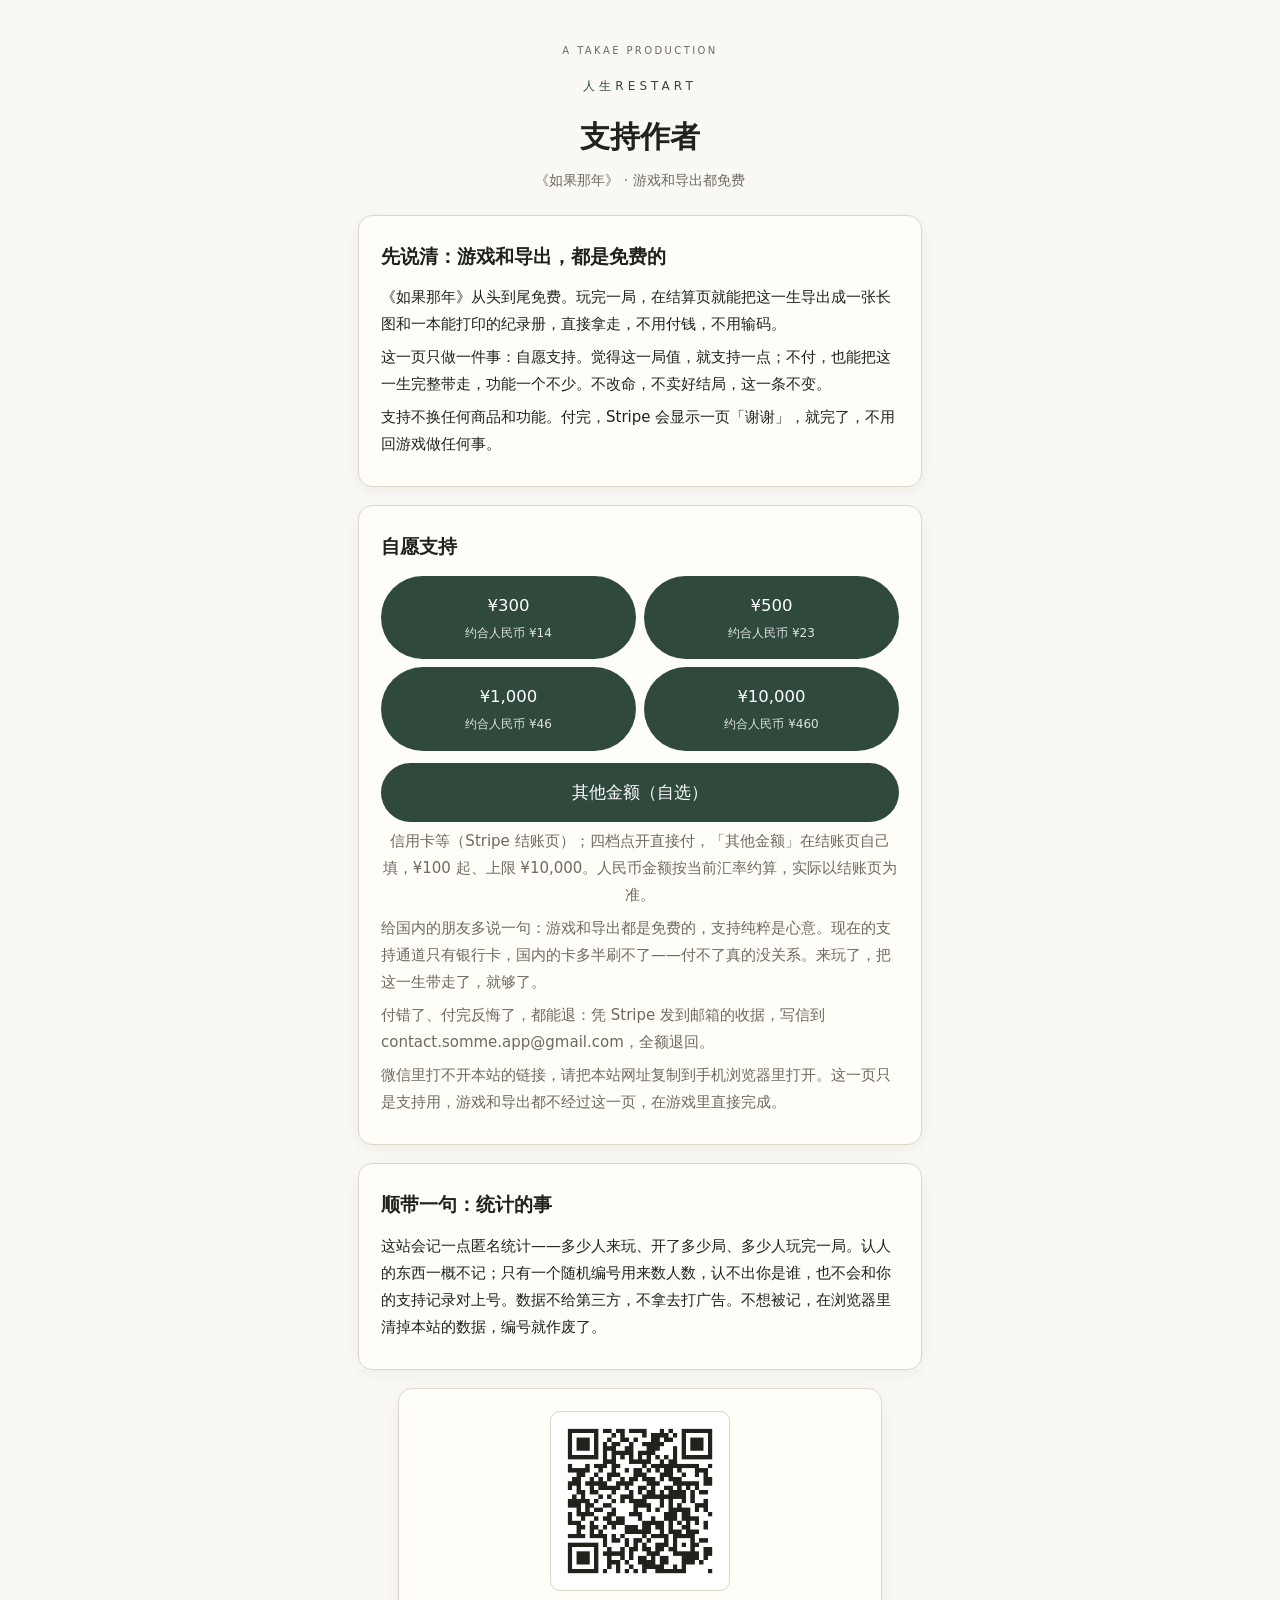
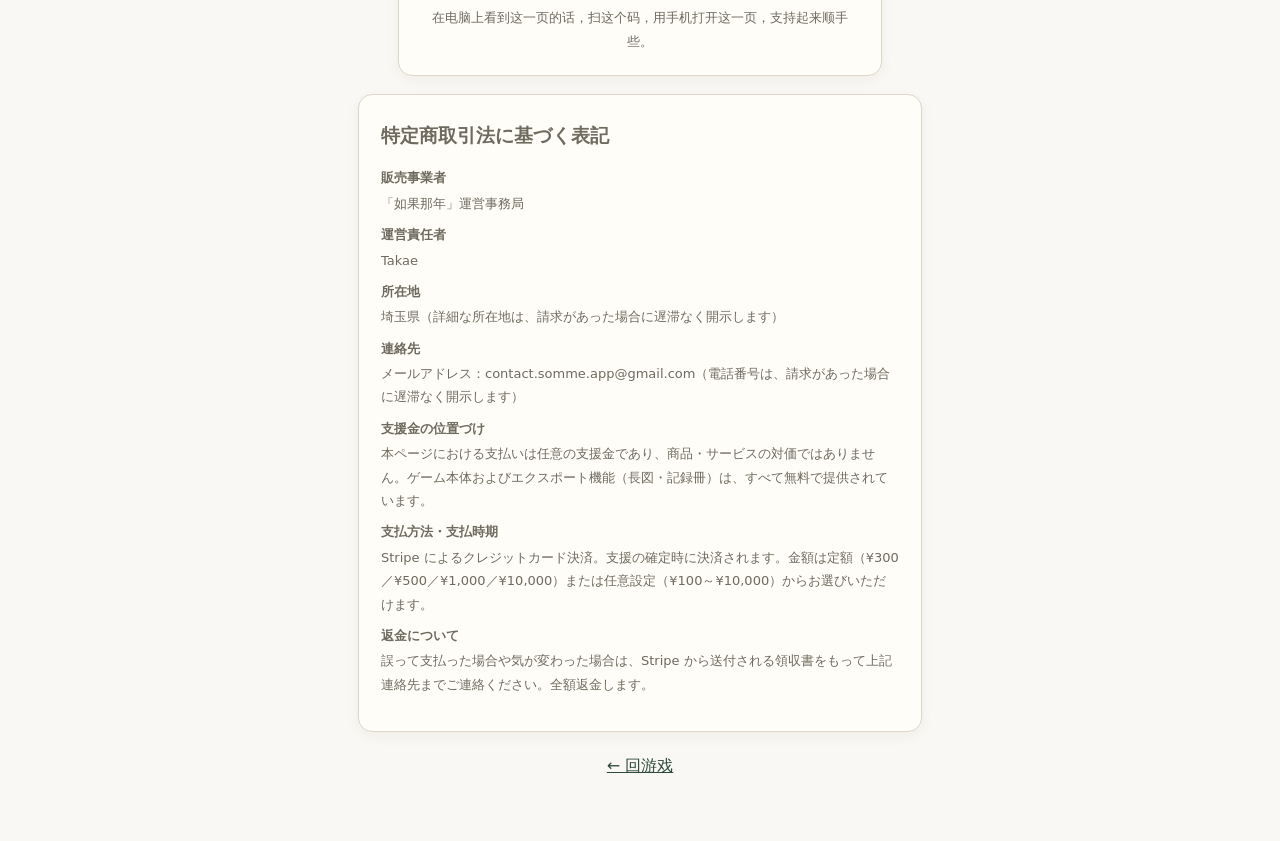
<file: buy.html>
<!DOCTYPE html>
<html lang="zh-CN">
<head>
<meta charset="utf-8">
<meta name="viewport" content="width=device-width, initial-scale=1">
<title>页面搬家了 · 人生RESTART：如果那年</title>
<meta http-equiv="refresh" content="0; url=support.html">
<script>
location.replace("support.html" + location.search + location.hash);
</script>
<style>
body{margin:0;background:#FAF8F4;color:#23211C;font-family:"Hiragino Sans","Noto Sans SC",system-ui,sans-serif;line-height:1.8}
.wrap{max-width:600px;margin:0 auto;padding:60px 18px;text-align:center}
a{color:#2F4A3C}
</style>
</head>
<body>
<div class="wrap">
<p>支持页搬家了，正在带你过去……</p>
<p>如果没动静，点这里：<a href="support.html">去支持页</a>。</p>
</div>
</body>
</html>
</file>
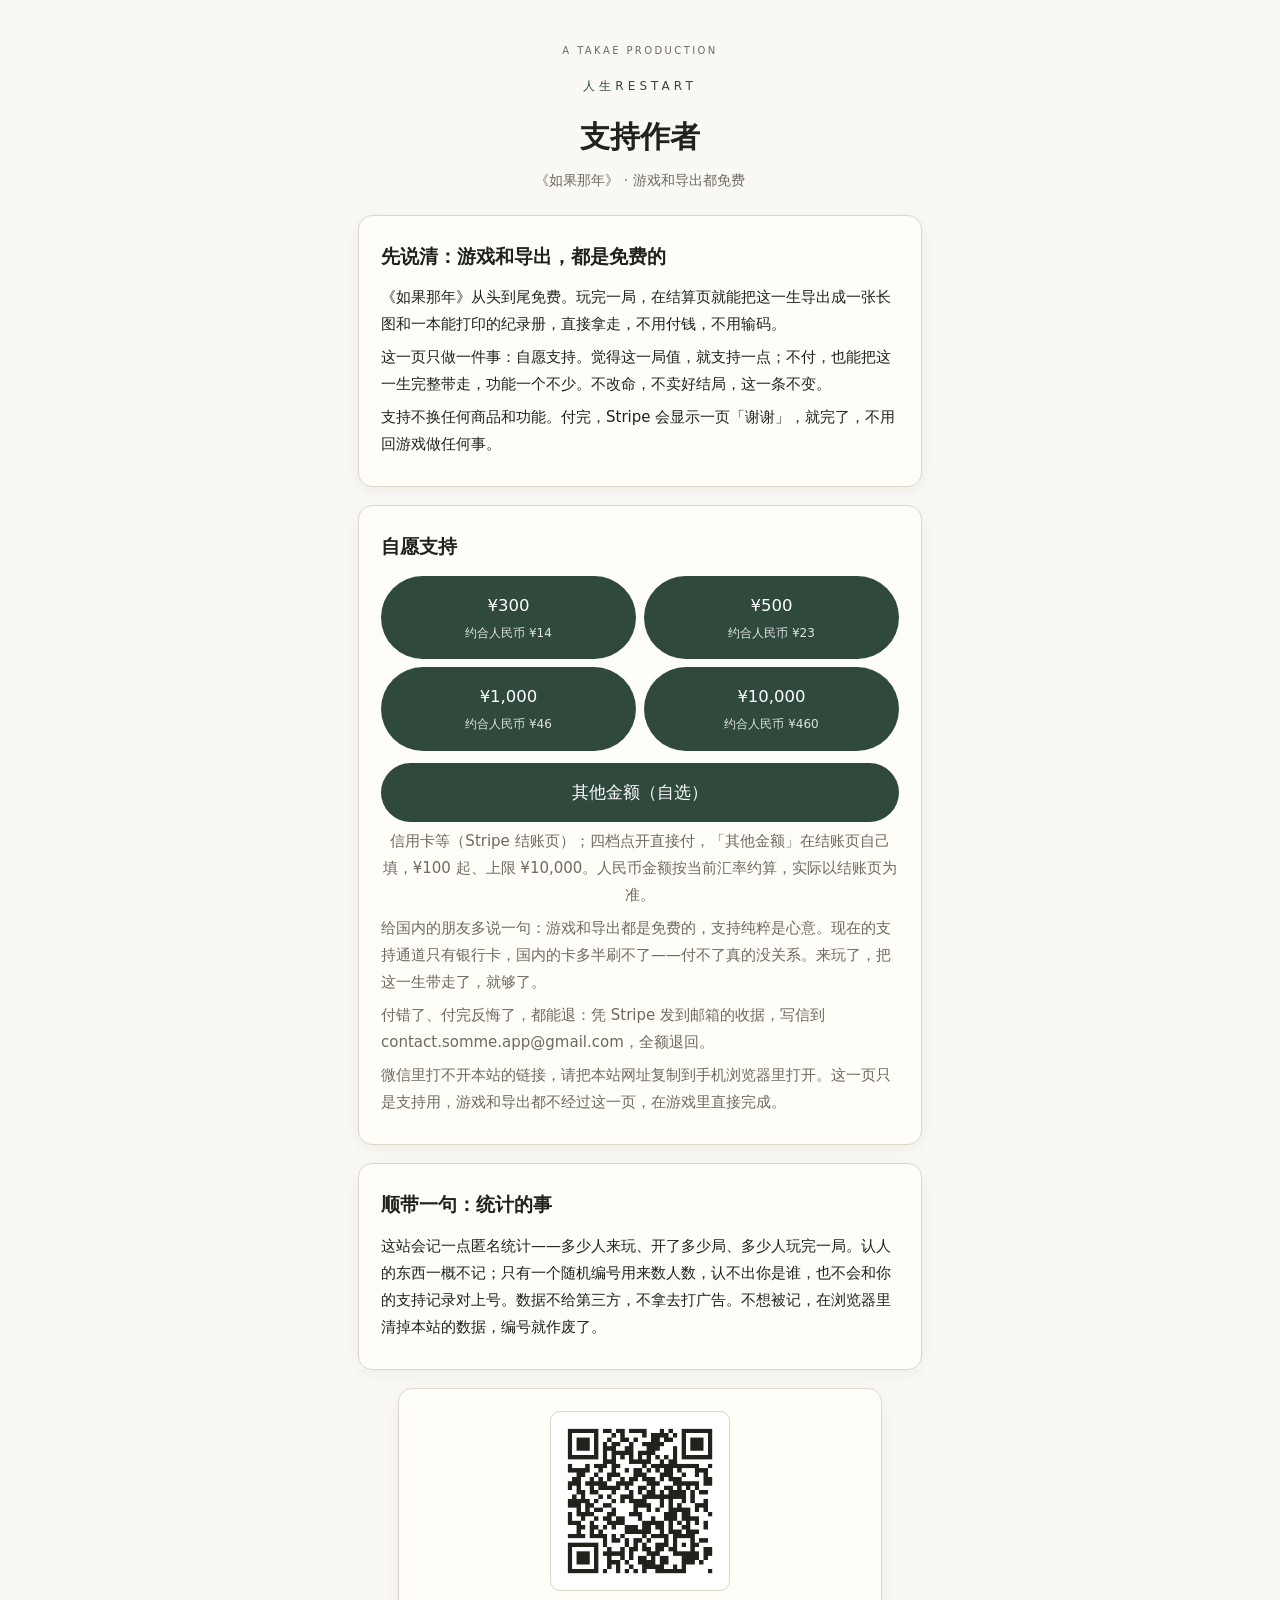
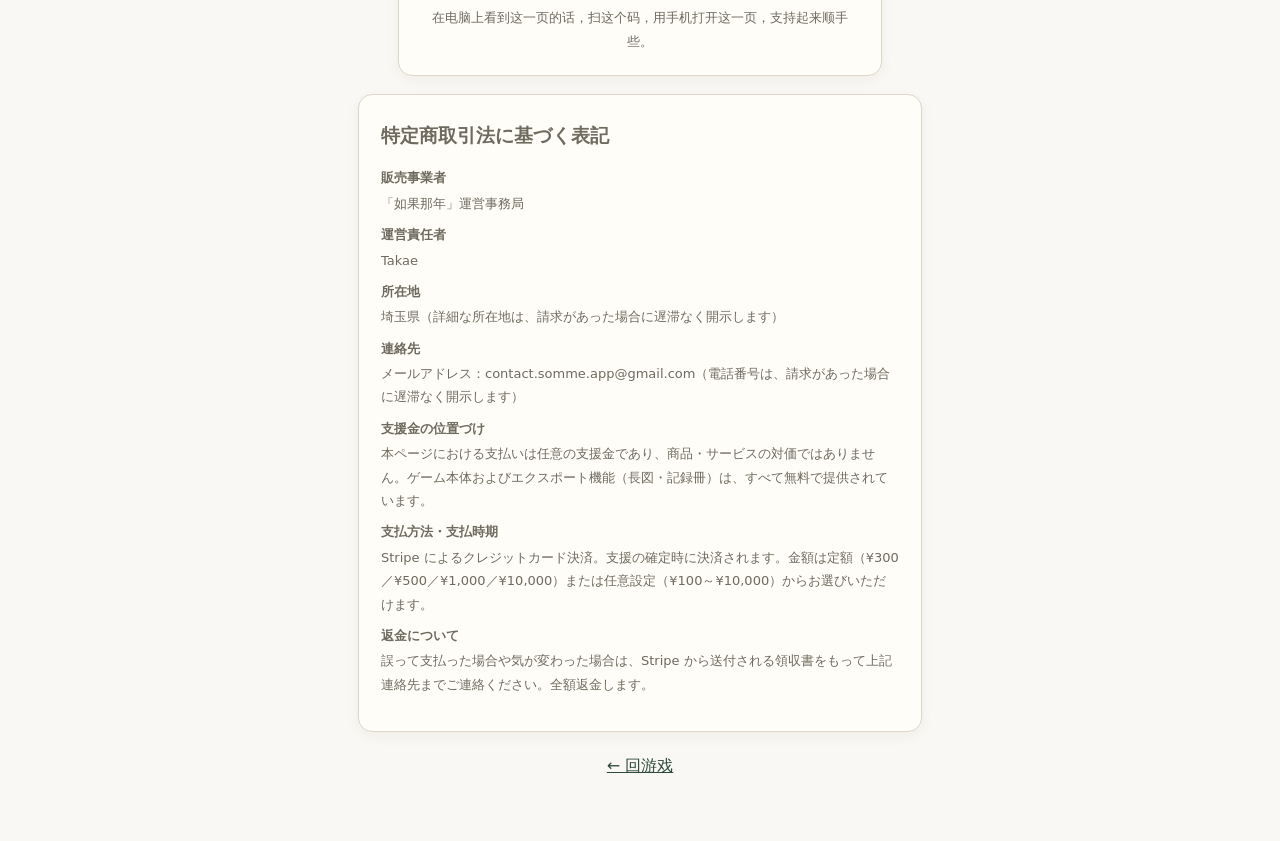
<file: support.html>
<!DOCTYPE html>
<html lang="zh-CN">
<head>
<meta charset="utf-8">
<meta name="viewport" content="width=device-width, initial-scale=1">
<title>支持作者 · 人生RESTART：如果那年</title>
<meta name="description" content="《如果那年》全程免费，玩完一局的长图和纪录册导出也免费。这一页是自愿支持：金额自选，不换取任何商品或功能。">
<style>
:root{--paper:#FAF8F4;--card:#FFFDF8;--ink:#23211C;--pine:#2F4A3C;--line:#DDD6C9;--mut:#6E6A5E}
*{box-sizing:border-box}
body{margin:0;background:var(--paper);color:var(--ink);font-family:"Hiragino Sans","Noto Sans SC",system-ui,sans-serif;line-height:1.8}
.wrap{max-width:600px;margin:0 auto;padding:28px 18px 60px}
.prodcredit{font-size:10px;letter-spacing:.24em;color:var(--mut);text-align:center;margin-top:14px}
.eyebrow{font-size:12px;letter-spacing:.34em;color:var(--pine);text-align:center;margin-top:16px}
h1{font-family:Georgia,"Songti SC","Noto Serif SC",serif;text-align:center;font-size:30px;margin:8px 0 4px}
.sub{text-align:center;color:var(--mut);font-size:14px;margin:0 0 22px}
.card{background:var(--card);border:1px solid var(--line);border-radius:14px;padding:22px 22px;box-shadow:0 4px 14px rgba(35,33,28,.05);margin-bottom:18px}
.card h2{font-family:Georgia,"Songti SC","Noto Serif SC",serif;font-size:19px;margin:2px 0 10px}
.card p{margin:6px 0;font-size:15px}
.buybtn{display:block;text-align:center;background:var(--pine);color:#fff;text-decoration:none;border-radius:999px;padding:15px 20px;font-size:16.5px;margin:12px 0 6px;border:none;width:100%;cursor:pointer;font-family:inherit}
.buybtn.disabled{background:#B9B2A2;cursor:not-allowed}
.tierrow{display:flex;gap:8px;flex-wrap:wrap;margin:12px 0 6px}
.tierrow .buybtn{flex:1 1 40%;margin:0}
.tierrow .buybtn small{display:block;font-size:12px;opacity:.85;margin-top:2px}
.pricenote{text-align:center;color:var(--mut);font-size:13px;margin:0 0 4px}
.qr{text-align:center}
.qr img{width:180px;height:180px;border:1px solid var(--line);border-radius:10px;background:#fff;padding:8px}
.qr figcaption{font-size:13px;color:var(--mut);margin-top:6px}
ul{margin:6px 0;padding-left:20px}
li{font-size:14.5px;margin:4px 0}
.hint{font-size:13px;color:var(--mut)}
.backlink{display:block;text-align:center;margin-top:20px;color:var(--pine)}
.legal{font-size:13px;color:var(--mut)}
.legal dt{font-weight:700;margin-top:8px}
.legal dd{margin:2px 0 0}
.todo{border:1.5px dashed #B3573F;color:#8C3A2B;border-radius:10px;padding:10px 14px;font-size:13.5px}
</style>
</head>
<body>
<div class="wrap">
<p class="prodcredit">A TAKAE PRODUCTION</p>
<p class="eyebrow">人生RESTART</p>
<h1>支持作者</h1>
<p class="sub">《如果那年》 · 游戏和导出都免费</p>

<section class="card">
<h2>先说清：游戏和导出，都是免费的</h2>
<p>《如果那年》从头到尾免费。玩完一局，在结算页就能把这一生导出成一张长图和一本能打印的纪录册，直接拿走，不用付钱，不用输码。</p>
<p>这一页只做一件事：自愿支持。觉得这一局值，就支持一点；不付，也能把这一生完整带走，功能一个不少。不改命，不卖好结局，这一条不变。</p>
<p>支持不换任何商品和功能。付完，Stripe 会显示一页「谢谢」，就完了，不用回游戏做任何事。</p>
</section>

<section class="card">
<h2>自愿支持</h2>
<div class="tierrow">
<a class="buybtn" data-tier="300" href="#" target="_blank" rel="noopener">¥300<small>约合人民币 ¥14</small></a>
<a class="buybtn" data-tier="500" href="#" target="_blank" rel="noopener">¥500<small>约合人民币 ¥23</small></a>
<a class="buybtn" data-tier="1000" href="#" target="_blank" rel="noopener">¥1,000<small>约合人民币 ¥46</small></a>
<a class="buybtn" data-tier="10000" href="#" target="_blank" rel="noopener">¥10,000<small>约合人民币 ¥460</small></a>
</div>
<a class="buybtn" id="support-btn" href="#" target="_blank" rel="noopener">其他金额（自选）</a>
<p class="pricenote">信用卡等（Stripe 结账页）；四档点开直接付，「其他金额」在结账页自己填，¥100 起、上限 ¥10,000。人民币金额按当前汇率约算，实际以结账页为准。</p>
<p class="hint">给国内的朋友多说一句：游戏和导出都是免费的，支持纯粹是心意。现在的支持通道只有银行卡，国内的卡多半刷不了——付不了真的没关系。来玩了，把这一生带走了，就够了。</p>
<p class="hint">付错了、付完反悔了，都能退：凭 Stripe 发到邮箱的收据，写信到 contact.somme.app@gmail.com，全额退回。</p>
<p class="hint" id="pay-note"></p>
<p class="hint">微信里打不开本站的链接，请把本站网址复制到手机浏览器里打开。这一页只是支持用，游戏和导出都不经过这一页，在游戏里直接完成。</p>
</section>

<section class="card">
<h2>顺带一句：统计的事</h2>
<p>这站会记一点匿名统计——多少人来玩、开了多少局、多少人玩完一局。认人的东西一概不记；只有一个随机编号用来数人数，认不出你是谁，也不会和你的支持记录对上号。数据不给第三方，不拿去打广告。不想被记，在浏览器里清掉本站的数据，编号就作废了。</p>
</section>

<figure class="card qr">
<img src="buy-qr.png" alt="支持页二维码" width="180" height="180">
<figcaption>在电脑上看到这一页的话，扫这个码，用手机打开这一页，支持起来顺手些。</figcaption>
</figure>

<section class="card legal">
<h2>特定商取引法に基づく表記</h2>
<dl>
<dt>販売事業者</dt><dd>「如果那年」運営事務局</dd>
<dt>運営責任者</dt><dd>Takae</dd>
<dt>所在地</dt><dd>埼玉県（詳細な所在地は、請求があった場合に遅滞なく開示します）</dd>
<dt>連絡先</dt><dd>メールアドレス：contact.somme.app@gmail.com（電話番号は、請求があった場合に遅滞なく開示します）</dd>
<dt>支援金の位置づけ</dt><dd>本ページにおける支払いは任意の支援金であり、商品・サービスの対価ではありません。ゲーム本体およびエクスポート機能（長図・記録冊）は、すべて無料で提供されています。</dd>
<dt>支払方法・支払時期</dt><dd>Stripe によるクレジットカード決済。支援の確定時に決済されます。金額は定額（¥300／¥500／¥1,000／¥10,000）または任意設定（¥100～¥10,000）からお選びいただけます。</dd>
<dt>返金について</dt><dd>誤って支払った場合や気が変わった場合は、Stripe から送付される領収書をもって上記連絡先までご連絡ください。全額返金します。</dd>
</dl>
</section>

<a class="backlink" href="./">← 回游戏</a>
</div>
<script>window.IFY_ANALYTICS = { enabled: true, endpoint: "/api/collect" };</script>
<script src="src/analytics.js"></script>
<script src="src/keepsake-config.js"></script>
<script>
(function () {
var cfg = window.IFY_KEEPSAKE || {};
var btn = document.getElementById("support-btn");
var note = document.getElementById("pay-note");
var tiers = cfg.supportTiers || {};
document.querySelectorAll("[data-tier]").forEach(function (b) {
var url = tiers[b.getAttribute("data-tier")];
if (url) { b.href = url; } else { b.removeAttribute("href"); b.classList.add("disabled"); b.setAttribute("aria-disabled", "true"); b.addEventListener("click", function (e) { e.preventDefault(); }); }
});
if (cfg.supportLink) {
btn.href = cfg.supportLink;
} else {
btn.removeAttribute("href");
btn.classList.add("disabled");
btn.setAttribute("aria-disabled", "true");
btn.textContent += "（通道开通中）";
btn.addEventListener("click", function (e) { e.preventDefault();});
note.textContent = "支持通道正在开通中，按钮暂时点不了。游戏和导出都不受影响，照常免费。";
}
})();
</script>
</body>
</html>
</file>
